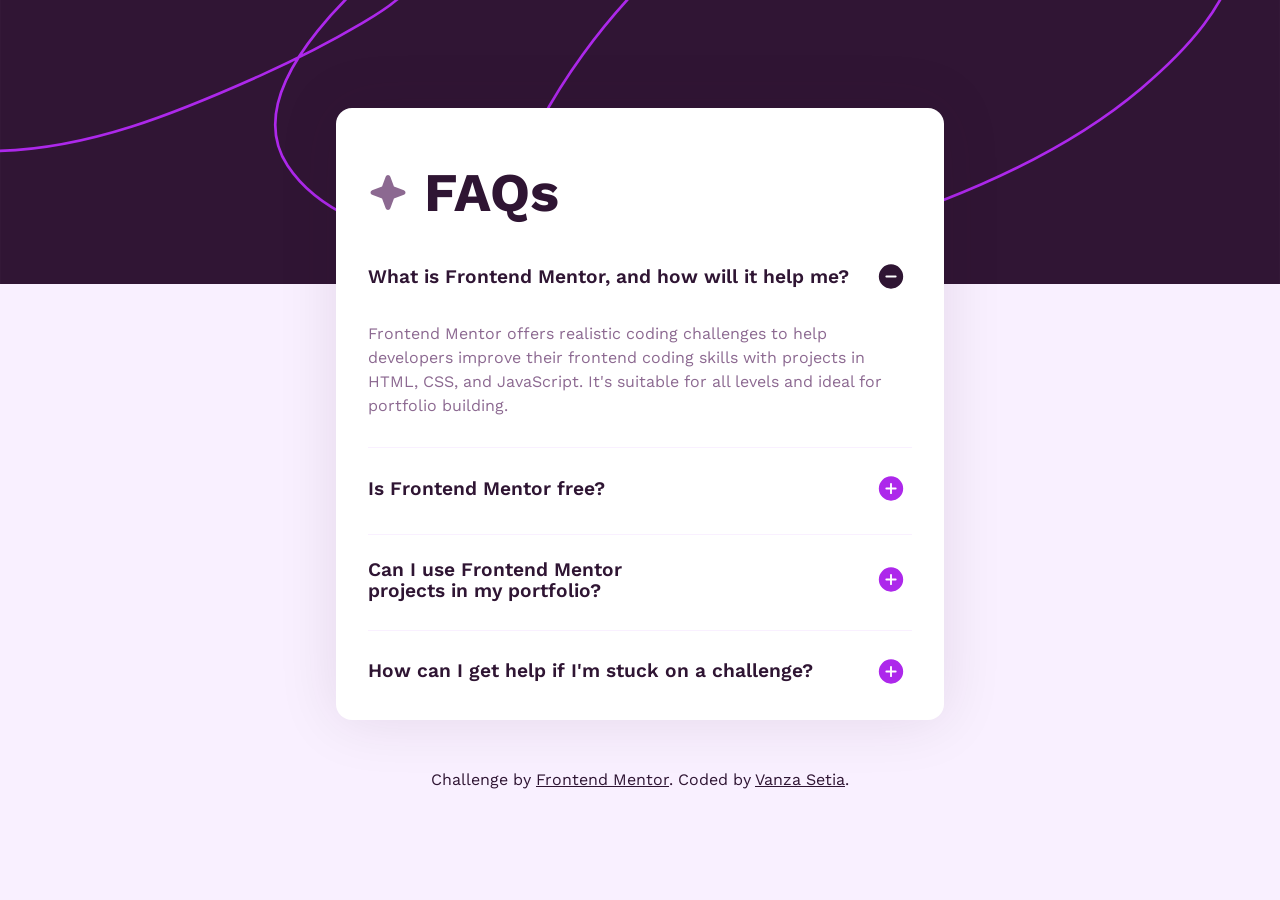
<file: index.html>
<!doctype html>
<html lang="en">
  <head>
    <meta name="viewport" content="width=device-width, initial-scale=1.0" />
    <title>Frontend Mentor | FAQ accordion</title>
    <link
      rel="preload"
      href="/fonts/WorkSans-VariableFont_wght.woff2"
      as="font"
      type="font/woff2"
      crossorigin="anonymous"
    />
    <link rel="stylesheet" href="/style.css" />
    <script src="/script.js" type="module" defer></script>
    <link
      rel="icon"
      type="image/png"
      sizes="32x32"
      href="/images/favicon-32x32.png"
    />
  </head>
  <body>
    <main>
      <div class="faq">
        <div class="faq__title cluster">
          <svg
            width="40"
            height="41"
            viewBox="0 0 40 41"
            aria-hidden="true"
            focusable="false"
          >
            <use href="#star"></use>
          </svg>
          <h1>FAQs</h1>
        </div>
        <div class="faq__container flow">
          <div class="faq__content flow js-faq-content">
            <div class="cluster">
              <h2 id="what-is-frontend-mentor" class="js-question">
                What is Frontend Mentor, and how will it help me?
              </h2>
              <button
                type="button"
                aria-expanded="true"
                aria-label="open section"
                aria-describedby="what-is-frontend-mentor"
                hidden
              >
                <svg
                  width="30"
                  height="31"
                  viewBox="0 0 30 31"
                  aria-hidden="true"
                  focusable="false"
                >
                  <use href="#minus"></use>
                </svg>
              </button>
            </div>
            <div class="faq__answer js-answer">
              <p>
                Frontend Mentor offers realistic coding challenges to help
                developers improve their frontend coding skills with projects in
                HTML, CSS, and JavaScript. It's suitable for all levels and
                ideal for portfolio building.
              </p>
            </div>
          </div>
          <div class="faq__content flow js-faq-content">
            <div class="cluster">
              <h2 id="is-frontend-mentor-free" class="js-question">
                Is Frontend Mentor free?
              </h2>
              <button
                type="button"
                aria-expanded="false"
                aria-label="open section"
                aria-describedby="is-frontend-mentor-free"
                hidden
              >
                <svg
                  width="30"
                  height="31"
                  viewBox="0 0 30 31"
                  aria-hidden="true"
                  focusable="false"
                >
                  <use href="#plus"></use>
                </svg>
              </button>
            </div>
            <div class="faq__answer js-answer">
              <p>
                Yes, Frontend Mentor offers both free and premium coding
                challenges, with the free option providing access to a range of
                projects suitable for all skill levels.
              </p>
            </div>
          </div>
          <div class="faq__content flow js-faq-content">
            <div class="cluster">
              <h2 id="can-i-use-frontend-mentor" class="js-question">
                Can I use Frontend Mentor projects in my portfolio?
              </h2>
              <button
                type="button"
                aria-expanded="false"
                aria-label="open section"
                aria-describedby="can-i-use-frontend-mentor"
                hidden
              >
                <svg
                  width="30"
                  height="31"
                  viewBox="0 0 30 31"
                  aria-hidden="true"
                  focusable="false"
                >
                  <use href="#plus"></use>
                </svg>
              </button>
            </div>
            <div class="faq__answer js-answer">
              <p>
                Yes, you can use projects completed on Frontend Mentor in your
                portfolio. It's an excellent way to showcase your skills to
                potential employers!
              </p>
            </div>
          </div>
          <div class="faq__content flow js-faq-content">
            <div class="cluster">
              <h2 id="how-can-i-get-help" class="js-question">
                How can I get help if I'm stuck on a challenge?
              </h2>
              <button
                type="button"
                aria-expanded="false"
                aria-label="open section"
                aria-describedby="how-can-i-get-help"
                hidden
              >
                <svg
                  width="30"
                  height="31"
                  viewBox="0 0 30 31"
                  aria-hidden="true"
                  focusable="false"
                >
                  <use href="#plus"></use>
                </svg>
              </button>
            </div>
            <div class="faq__answer js-answer">
              <p>
                The best place to get help is inside Frontend Mentor's Discord
                community. There's a help channel where you can ask questions
                and seek support from other community members.
              </p>
            </div>
          </div>
        </div>
      </div>
    </main>
    <footer class="attribution">
      <p>
        Challenge by
        <a href="https://www.frontendmentor.io/">Frontend Mentor</a>. Coded by
        <a href="https://www.frontendmentor.io/profile/vanzasetia/"
          >Vanza Setia</a
        >.
      </p>
    </footer>
    <div hidden>
      <svg xmlns="http://www.w3.org/2000/svg" focusable="false">
        <symbol id="minus" width="30" height="31" viewBox="0 0 30 31">
          <path
            d="M15 3.313A12.187 12.187 0 1 0 27.188 15.5 12.2 12.2 0 0 0 15 3.312Zm4.688 13.124h-9.375a.938.938 0 0 1 0-1.875h9.374a.938.938 0 0 1 0 1.876Z"
          />
        </symbol>
        <symbol id="plus" width="30" height="31" viewBox="0 0 30 31">
          <path
            d="M15 3.313A12.187 12.187 0 1 0 27.188 15.5 12.203 12.203 0 0 0 15 3.312Zm4.688 13.124h-3.75v3.75a.938.938 0 0 1-1.876 0v-3.75h-3.75a.938.938 0 0 1 0-1.875h3.75v-3.75a.938.938 0 0 1 1.876 0v3.75h3.75a.938.938 0 0 1 0 1.876Z"
          />
        </symbol>
        <symbol id="star" width="40" height="41" viewBox="0 0 40 41">
          <path
            d="M37.5 20.5a2.467 2.467 0 0 1-1.64 2.344l-9.913 3.604-3.603 9.911a2.5 2.5 0 0 1-4.688 0l-3.604-9.922-9.911-3.593a2.5 2.5 0 0 1 0-4.688l9.921-3.604 3.594-9.911a2.5 2.5 0 0 1 4.688 0l3.604 9.921 9.911 3.594A2.467 2.467 0 0 1 37.5 20.5Z"
          />
        </symbol>
      </svg>
    </div>
  </body>
</html>
</file>
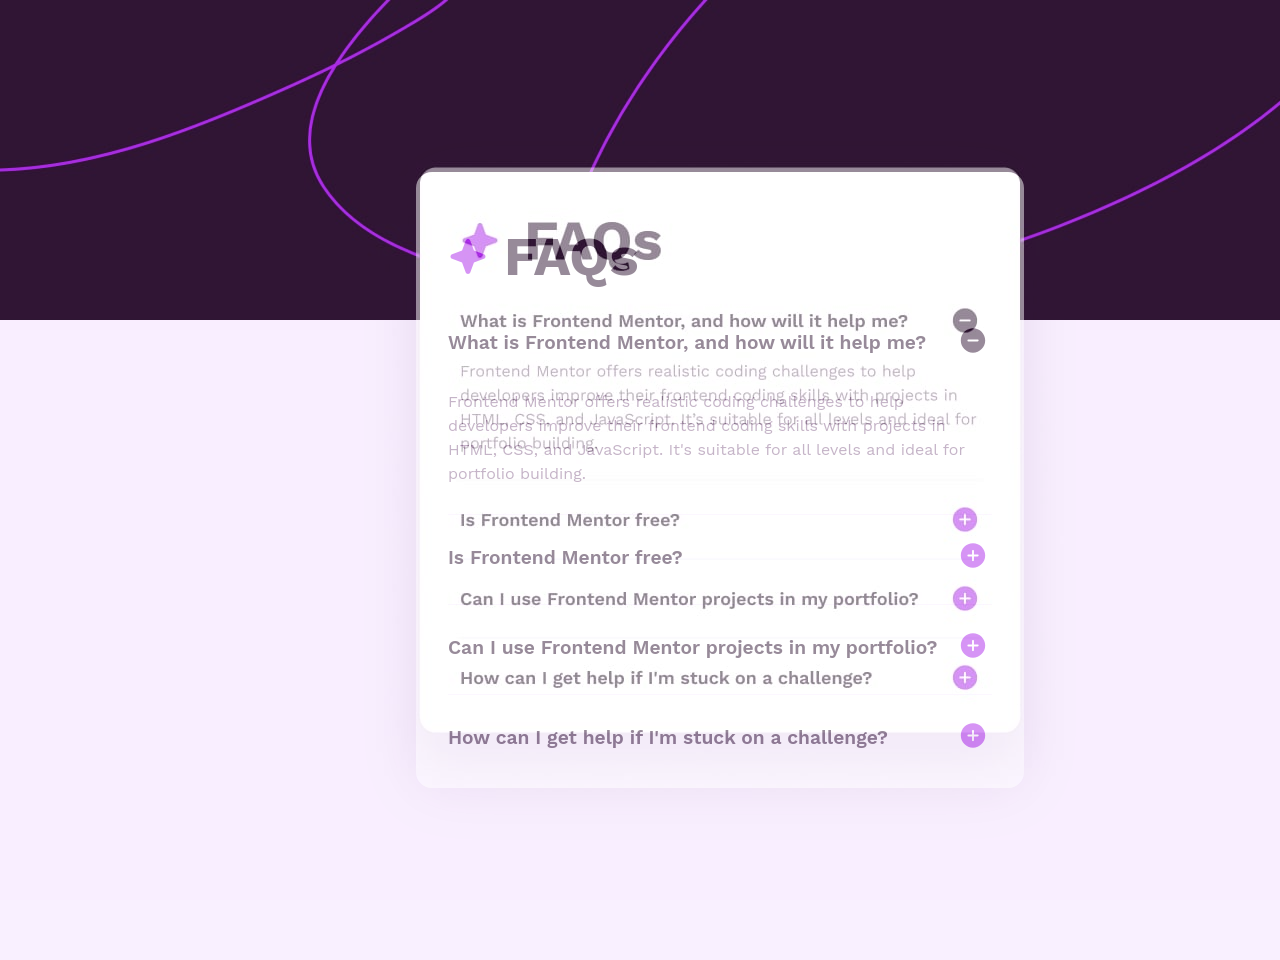
<file: desktop.html>
<!doctype html>
<html lang="en">
  <head>
    <title>Desktop preview (Alternative to FEM's Design comparison)</title>
    <style>
      img {
        position: absolute;
        top: 0;
        left: 0;
        width: auto;
        height: auto;
      }

      .overlay {
        opacity: 0.5;
        z-index: 99;
      }
    </style>
  </head>
  <body>
    <img src="/design/desktop-design.jpg" alt="" class="overlay" />
    <img src="/screenshots/desktop.png" alt="" />
  </body>
</html>
</file>
<file: style.css>
@font-face {
  font-family: "Work Sans";
  font-weight: 400 700;
  font-style: normal;
  font-display: swap;
  src: url("/fonts/WorkSans-VariableFont_wght.woff2") format("woff2");
}

:root {
  --white: hsl(0, 100%, 100%);
  --purple-100: hsl(275, 100%, 97%);
  --purple-500: hsl(281, 83%, 54%);
  --purple-600: hsl(292, 16%, 49%);
  --purple-950: hsl(292, 42%, 14%);
  --focus-color: var(--purple-950);
  --focus-ring-offset: 2px;
}

/* Box sizing rules */
*,
*::before,
*::after {
  box-sizing: border-box;
}

/* Prevent font size inflation */
html {
  -moz-text-size-adjust: none;
  -webkit-text-size-adjust: none;
  text-size-adjust: none;
}

/* Remove default margin in favour of better control in authored CSS */
body,
h1,
h2,
h3,
h4,
p,
figure,
blockquote,
dl,
dd {
  margin-block-end: 0;
}

/* Remove list styles on ul, ol elements with a list role, which suggests default styling will be removed */
ul[role="list"],
ol[role="list"] {
  list-style: none;
}

/* Set core body defaults */
body {
  min-height: 100vh;
  line-height: 1.5;
}

/* Set shorter line heights on headings and interactive elements */
h1,
h2,
h3,
h4,
button,
input,
label {
  line-height: 1.1;
}

/* Balance text wrapping on headings */
h1,
h2,
h3,
h4 {
  text-wrap: balance;
}

/* A elements that don't have a class get default styles */
a:not([class]) {
  text-decoration-skip-ink: auto;
  color: currentColor;
}

/* Make images easier to work with */
img,
picture {
  max-width: 100%;
  display: block;
}

/* Inherit fonts for inputs and buttons */
input,
button,
textarea,
select {
  font-family: inherit;
  font-size: inherit;
}

/* Make sure textareas without a rows attribute are not tiny */
textarea:not([rows]) {
  min-height: 10em;
}

/* Anything that has been anchored to should have extra scroll margin */
:target {
  scroll-margin-block: 5ex;
}

body {
  background-image: url("/images/background-pattern-mobile.svg");
  background-repeat: no-repeat;
  background-position: top left;
  background-size: 100%;
  background-color: var(--purple-100);
  color: var(--purple-600);
  font-family: "Work Sans", sans-serif;
  line-height: 1.5;
  display: flex;
  justify-content: center;
  align-items: center;
  flex-direction: column;
  row-gap: 2rem;
  padding-block: 2rem;
  padding-inline: 1rem;
  margin: 0;
}

@media screen and (min-width: 48em) {
  body {
    background-image: url("/images/background-pattern-desktop.svg");
  }
}

:focus-visible:not([tabindex="-1"]) {
  outline: 2px solid var(--focus-color);
  outline-offset: var(--focus-ring-offset);
}

main {
  width: 100%;
}

h1 {
  font-size: 3.4em;
  font-weight: 700;
  line-height: 1.2;
}

h2 {
  font-size: 1.2em;
  font-weight: 600;
}

svg {
  height: auto;
  vertical-align: middle;
  fill: currentColor;
}

[hidden] {
  display: none !important;
}

.cluster {
  display: flex;
  justify-content: var(--cluster-justify-content, flex-start);
  align-items: var(--cluster-align-items, flex-start);
  column-gap: var(--cluster-column-gap, 1rem);
  row-gap: var(--cluster-row-gap, 1rem);
  flex-wrap: var(--cluster-flex-wrap, nowrap);
}

.flow > * + * {
  margin-block-start: var(--flow-space, 1rem);
}

.faq {
  background-color: var(--white);
  color: var(--purple-600);
  max-width: 38rem;
  margin-inline: auto;
  padding-inline: 2rem;
  padding-block-start: 3.2rem;
  padding-block-end: 2rem;
  border-radius: 1em;
  box-shadow: 0px 0px 60px 1px hsla(292, 42%, 14%, 0.1);
}

.faq__container {
  --flow-space: 1.4rem;
}

.faq__title {
  --cluster-align-items: center;
  --cluster-row-gap: 2rem;
  margin-block-end: 2.2rem;
}

.faq__title svg {
  width: 2.5em;
}

.faq :is(h1, h2) {
  color: var(--purple-950);
  margin-block-start: 0;
}

.js .faq h2 {
  cursor: pointer;
}

.js .faq h2:hover {
  color: var(--purple-500);
}

.faq button[aria-expanded] {
  background: none;
  border: 0;
  cursor: pointer;
}

.faq button[aria-expanded="true"] {
  color: var(--purple-950);
}

.faq button[aria-expanded="false"] {
  color: var(--purple-500);
}

.faq__content {
  --flow-space: 1.8rem;
  --cluster-justify-content: space-between;
  --cluster-align-items: center;
}

.faq__content + .faq__content {
  border-block-start: 1px solid var(--purple-100);
  padding-block-start: 1.5rem;
}

.attribution {
  text-align: center;
  color: var(--purple-950);
}
</file>
